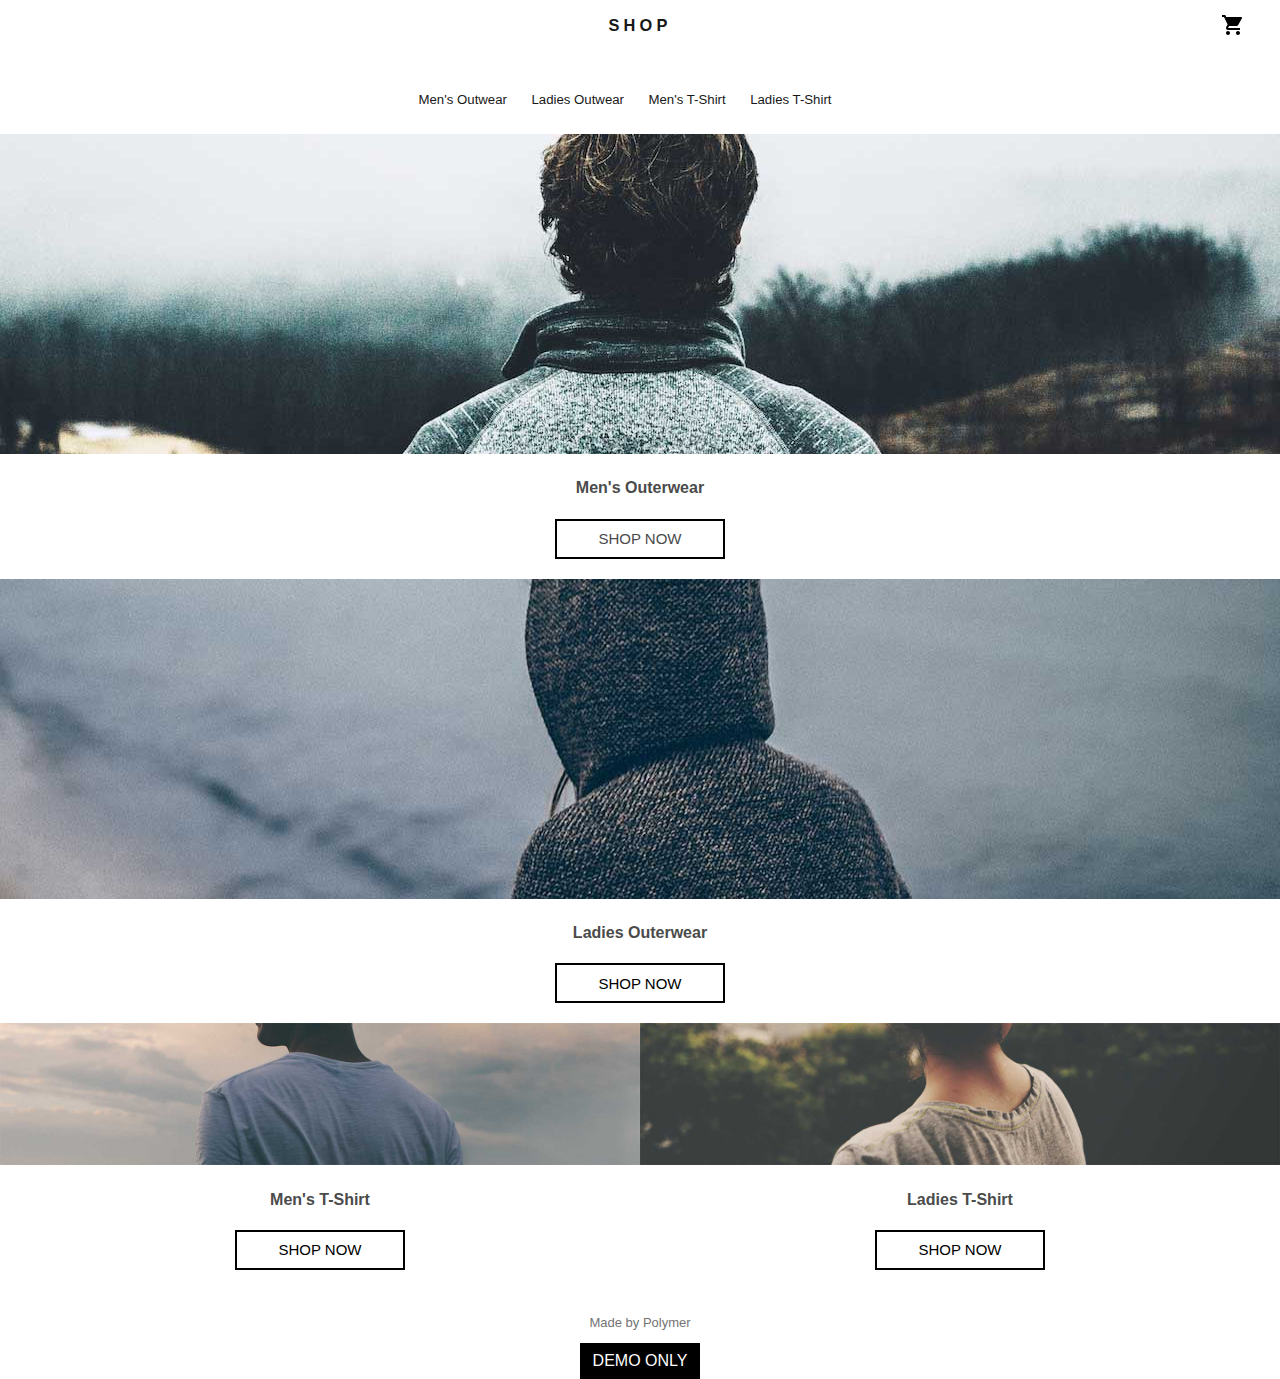
<file: index.html>
<!DOCTYPE html>
<html>

<head>
    <meta charset="utf-8" />
    <meta http-equiv="X-UA-Compatible" content="IE=edge">
    <title>Home - SHOP</title>
    <meta name="viewport" content="width=device-width, initial-scale=1">
    <link rel="stylesheet" type="text/css" media="screen" href="style.css" />
</head>

<body>
    <header>
        <div class="all-header">
            <div class="header">
                <div class="toggle">
                    <label for="toggle">&#9776;</label>
                    <input type="checkbox" id="toggle" />
                </div>
                <div class="home">
                    <h3>SHOP</h3>
                </div>
                <div class="cart">
                    <a href="cart.html">
                        <img src="./image/60992.svg">
                    </a>
                </div>
            </div>
            <div class="all-menu">
                <div class="menu">
                    <a href="mens-outerwear.html">Men's Outwear</a>
                    <a href="#ladies-outerwear">Ladies Outwear</a>
                    <a href="#mens-tshirt">Men's T-Shirt</a>
                    <a href="#ladies-tshirt">Ladies T-Shirt</a>
                </div>
            </div>
        </div>
    </header>
    <section class="mens-outerwear">
        <a href="mens-outerwear.html"><img src="./image/mens_outerwear.jpg"></a>
        <div class="container">
            <h4>Men's Outerwear</h4>
            <button class="shop-now-boutton"><a href="mens-outerwear.html">SHOP NOW</a></button>
        </div>
    </section>
    <section class="ladies-outerwear">
        <img src="./image/ladies_outerwear.jpg">
        <div class="container">
            <h4>Ladies Outerwear</h4>
            <button class="shop-now-boutton">SHOP NOW</button>
        </div>
    </section>
    <section class="tshirt">
        <section class="mens-tshirt">
            <div>
                <img src="./image/mens_tshirts.jpg">
            </div>
            <div class="container">
                <h4>Men's T-Shirt</h4>
                <button class="shop-now-boutton">SHOP NOW</button>
            </div>
        </section>
        <section class="ladies-tshirt">
            <div>
                <img src="./image/ladies_tshirts.jpg">
            </div>
            <div class="container">
                <h4>Ladies T-Shirt</h4>
                <button class="shop-now-boutton">SHOP NOW</button>
            </div>
        </section>
    </section>
    <footer>
        <div>
            <a href="#">Made by Polymer</a>
        </div>
        <div class="footer">DEMO ONLY</div>
    </footer>
</body>

</html>
</file>
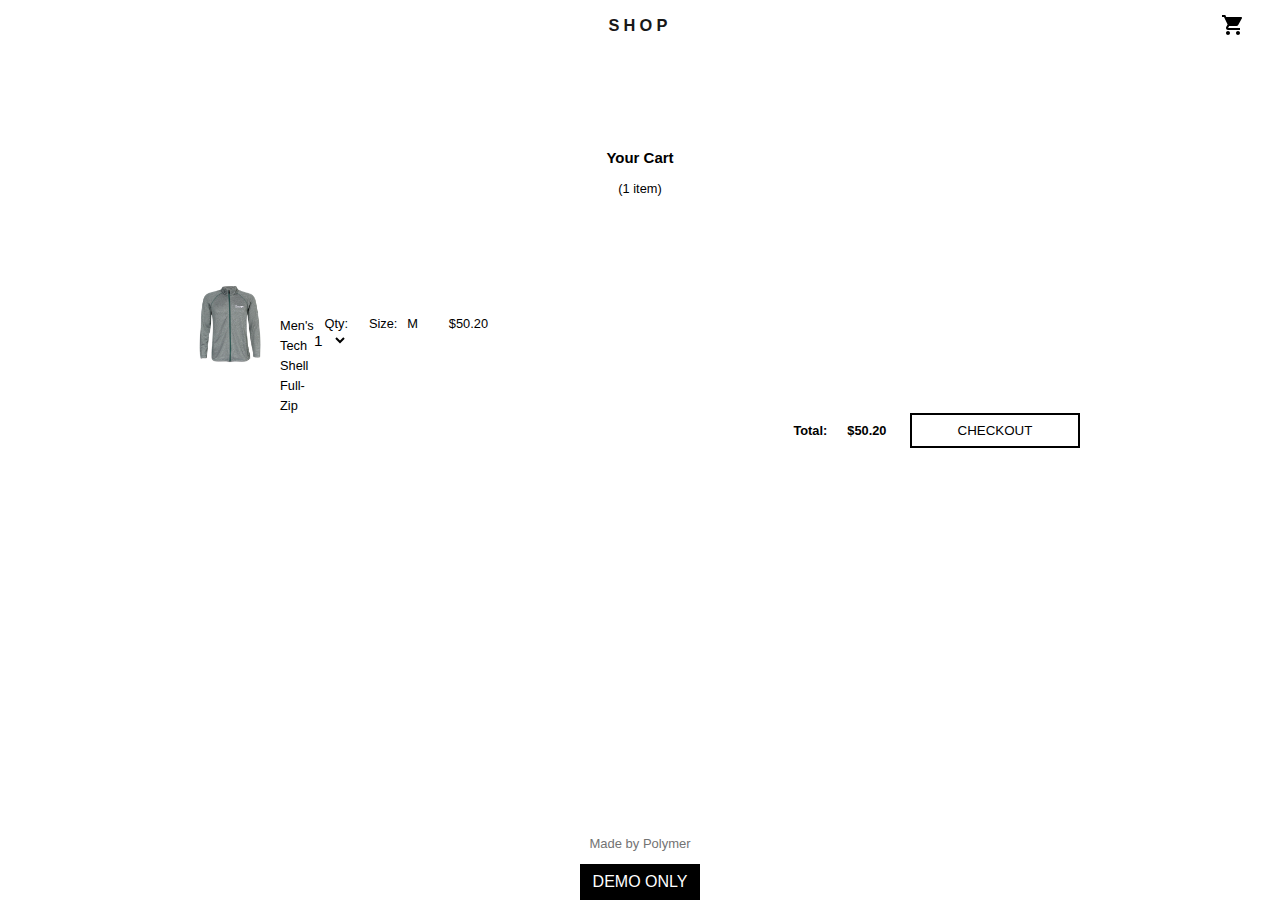
<file: cart.html>
<!DOCTYPE html>
<html>

<head>
    <meta charset="utf-8" />
    <meta http-equiv="X-UA-Compatible" content="IE=edge">
    <title>Your cart - SHOP</title>
    <meta name="viewport" content="width=device-width, initial-scale=1">
    <link rel="stylesheet" type="text/css" media="screen" href="cart.css" />
</head>

<body>
    <header>
        <div class="all-header">
            <div class="header">
                <div class="toggle">
                    <label for="toggle">&#9776;</label>
                    <input type="checkbox" id="toggle" />
                </div>
                <div class="home">
                    <a href="index.html">
                        <h3>SHOP</h3>
                    </a>
                </div>
                <div class="cart">
                    <img src="./image/60992.svg">
                </div>
            </div>
            <div class="all-menu">
                <div class="menu">
                    <a href="mens-outerwear.html">Men's Outwear</a>
                    <a href="#ladies-outerwear">Ladies Outwear</a>
                    <a href="#mens-tshirt">Men's T-Shirt</a>
                    <a href="#ladies-tshirt">Ladies T-Shirt</a>
                </div>
            </div>
        </div>
    </header>
    <section>
        <div class="cart-item">
            <div class="cart-description">
                <h3>Your Cart</h3>
                <span>(1 item)</span>
            </div>
            <div>
                <div class="all-item">
                    <a href="product-item-page.html"><img src="./image/10-15068A.jpg"></a>
                    <div class="details">
                        <div class="title">Men's Tech Shell Full-Zip</div>
                        <div class="quantity-size">
                            <div class="qunatity">
                                Qty:
                                <select class="option">
                                    <option>1</option>
                                    <option>2</option>
                                    <option>3</option>
                                    <option>4</option>
                                    <option>5</option>
                                    <option>6</option>
                                    <option>7</option>
                                    <option>8</option>
                                    <option>9</option>
                                    <option>10</option>
                                    <option>11</option>
                                    <option>12</option>
                                </select>
                            </div>
                            <div class="size">
                                Size:<span>M</span>
                            </div>
                            <div class="price">$50.20</div>
                        </div>
                    </div>
                </div>
            </div>
            <div class="total-price">
                Total:<span>$50.20</span>
                <div class="checkout-button">
                    <a href="checkout.html">
                        <button>CHECKOUT</button>
                    </a>
                </div>
            </div>
        </div>
    </section>
    <footer>
        <div>
            <a href="#">Made by Polymer</a>
        </div>
        <div class="footer">DEMO ONLY</div>
    </footer>
</body>

</html>
</file>
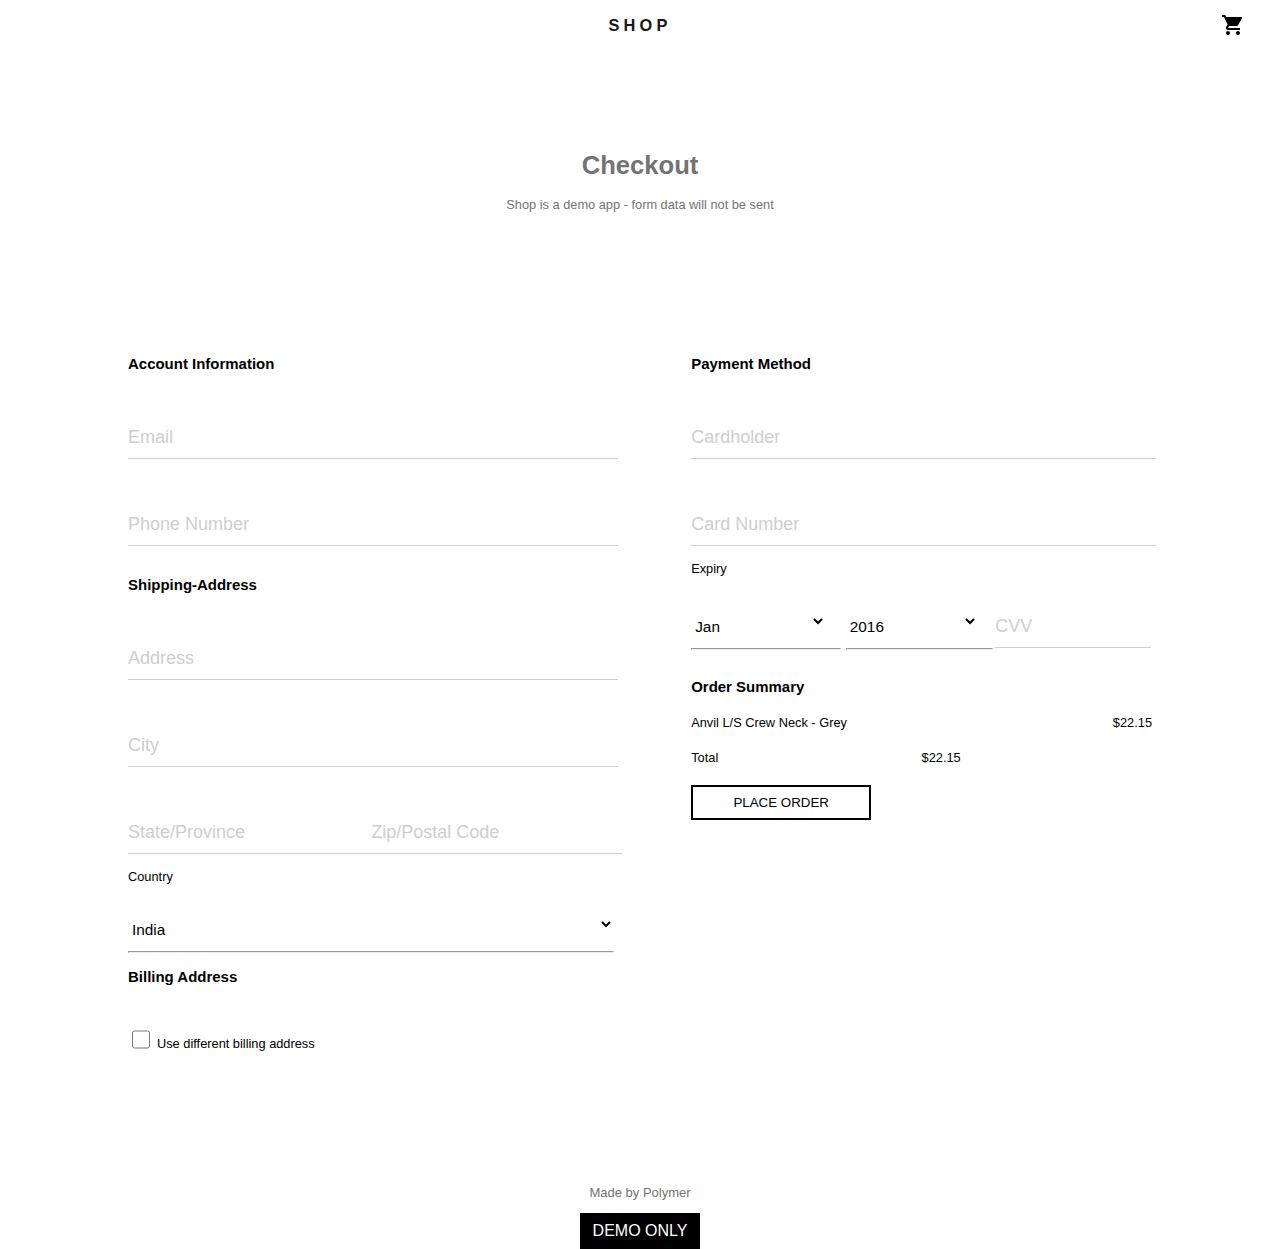
<file: checkout.html>
<!DOCTYPE html>
<html>

<head>
    <meta charset="utf-8" />
    <meta http-equiv="X-UA-Compatible" content="IE=edge">
    <title>Checkout - SHOP</title>
    <meta name="viewport" content="width=device-width, initial-scale=1">
    <link rel="stylesheet" type="text/css" media="screen" href="checkout.css" />
</head>

<body>
    <header>
        <div class="all-header">
            <div class="header">
                <div class="toggle">
                    <label for="toggle">&#9776;</label>
                    <input type="checkbox" id="toggle" />
                </div>
                <div class="home">
                    <a href="index.html">
                        <h3>SHOP</h3>
                    </a>
                </div>
                <div class="cart">
                    <a href="cart.html">
                        <img src="./image/60992.svg">
                    </a>
                </div>
            </div>
            <div class="all-menu">
                <div class="menu">
                    <a href="mens-outerwear.html">Men's Outwear</a>
                    <a href="#ladies-outerwear">Ladies Outwear</a>
                    <a href="#mens-tshirt">Men's T-Shirt</a>
                    <a href="#ladies-tshirt">Ladies T-Shirt</a>
                </div>
            </div>
        </div>
    </header>
    <section>
        <div class="heading">
            <h1>Checkout</h1>
            <span>Shop is a demo app - form data will not be sent</span>
        </div>
    </section>
    <section class="checkout-details">
        <section class="account-shipping-details">
            <form>
                <div class="account-information">
                    <h3>Account Information</h3>
                    <div class="container">
                        <input type="text" name="email" placeholder>
                        <label class="input-field">Email</label>
                        <span class="enter"></span>
                    </div>
                    <div class="container">
                        <input type="text" name="phnumber" placeholder>
                        <label class="input-field">Phone Number</label>
                        <span class="enter"></span>
                    </div>
                </div>
                <div class="shipping-address">
                    <h3>Shipping-Address</h3>
                    <div class="container">
                        <input type="text" name="address" placeholder>
                        <label class="input-field">Address</label>
                        <span class="enter"></span>
                    </div>
                    <div class="container">
                        <input type="text" name="city" placeholder>
                        <label class="input-field">City</label>
                        <span class="enter"></span>
                    </div>
                    <div class="state-zip">
                        <div class="container">
                            <input type="text" name="state" placeholder>
                            <label class="input-field">State/Province</label>
                            <span class="enter"></span>
                        </div>
                        <div id="zip" class="container">
                            <input type="text" name="zip" placeholder>
                            <label class="input-field">Zip/Postal Code</label>
                            <span class="enter"></span>
                        </div>
                    </div>
                    <div>
                        <label for="country">Country</label>
                        <select class='country'>
                            <option>India</option>
                            <option>USA</option>
                            <option>Canada</option>
                            <option>UK</option>
                        </select>
                        <hr>
                    </div>
                    <div>
                        <h3>Billing Address</h3>
                    </div>
                    <div class="billing-checkbox">
                        <input type="checkbox" name="ckeckbox">
                        <Span>Use different billing address</Span>
                    </div>
                </div>
            </form>
        </section>
        <section class="payment-details">
            <form>
                <div>
                    <h3>Payment Method</h3>
                    <div class="container">
                        <input type="text" name="name" placeholder>
                        <label class="input-field">Cardholder</label>
                        <span class="enter"></span>
                    </div>
                    <div class="container">
                        <input type="text" name="card-number" placeholder>
                        <label class="input-field">Card Number</label>
                        <span class="enter"></span>
                    </div>
                    <div class="expiry-name">
                        <label for="expiry">Expiry</label>
                    </div>
                    <div class="expiry-date">
                        <div class="expiry-month">
                            <select>
                                <option>Jan</option>
                                <option>Feb</option>
                                <option>Mar</option>
                                <option>Apr</option>
                                <option>May</option>
                                <option>Jun</option>
                                <option>Jul</option>
                                <option>Aug</option>
                                <option>Sep</option>
                                <option>Oct</option>
                                <option>Nov</option>
                                <option>Dec</option>
                            </select>
                            <hr>
                        </div>
                        <div class="expiry-year">
                            <select>
                                <option>2016</option>
                                <option>2017</option>
                                <option>2018</option>
                                <option>2019</option>
                                <option>2020</option>
                                <option>2021</option>
                                <option>2022</option>
                                <option>2023</option>
                                <option>2024</option>
                                <option>2025</option>
                                <option>2026</option>
                            </select>
                            <hr>
                        </div>
                        <div class="container">
                            <input type="text" name="cvv" placeholder>
                            <label class="input-field">CVV</label>
                            <span class="enter"></span>
                        </div>
                    </div>
                </div>
                <div class="order-summary">
                    <h3>Order Summary</h3>
                    <div class="title-price">
                        <div class="product-title"><span>Anvil L/S Crew Neck - Grey</span></div>
                        <div class="product-price"><span>$22.15</span></div>
                    </div>
                    <div class="title-price">
                        <div class="total"><span>Total</span></div>
                        <div class="price"><span>$22.15</span></div>
                    </div>
                </div>
                <div class="order-button">
                    <button>PLACE ORDER</button>
                </div>
            </form>
        </section>
    </section>
    <footer>
        <div>
            <a href="#">Made by Polymer</a>
        </div>
        <div class="footer">DEMO ONLY</div>
    </footer>
</body>

</html>
</file>
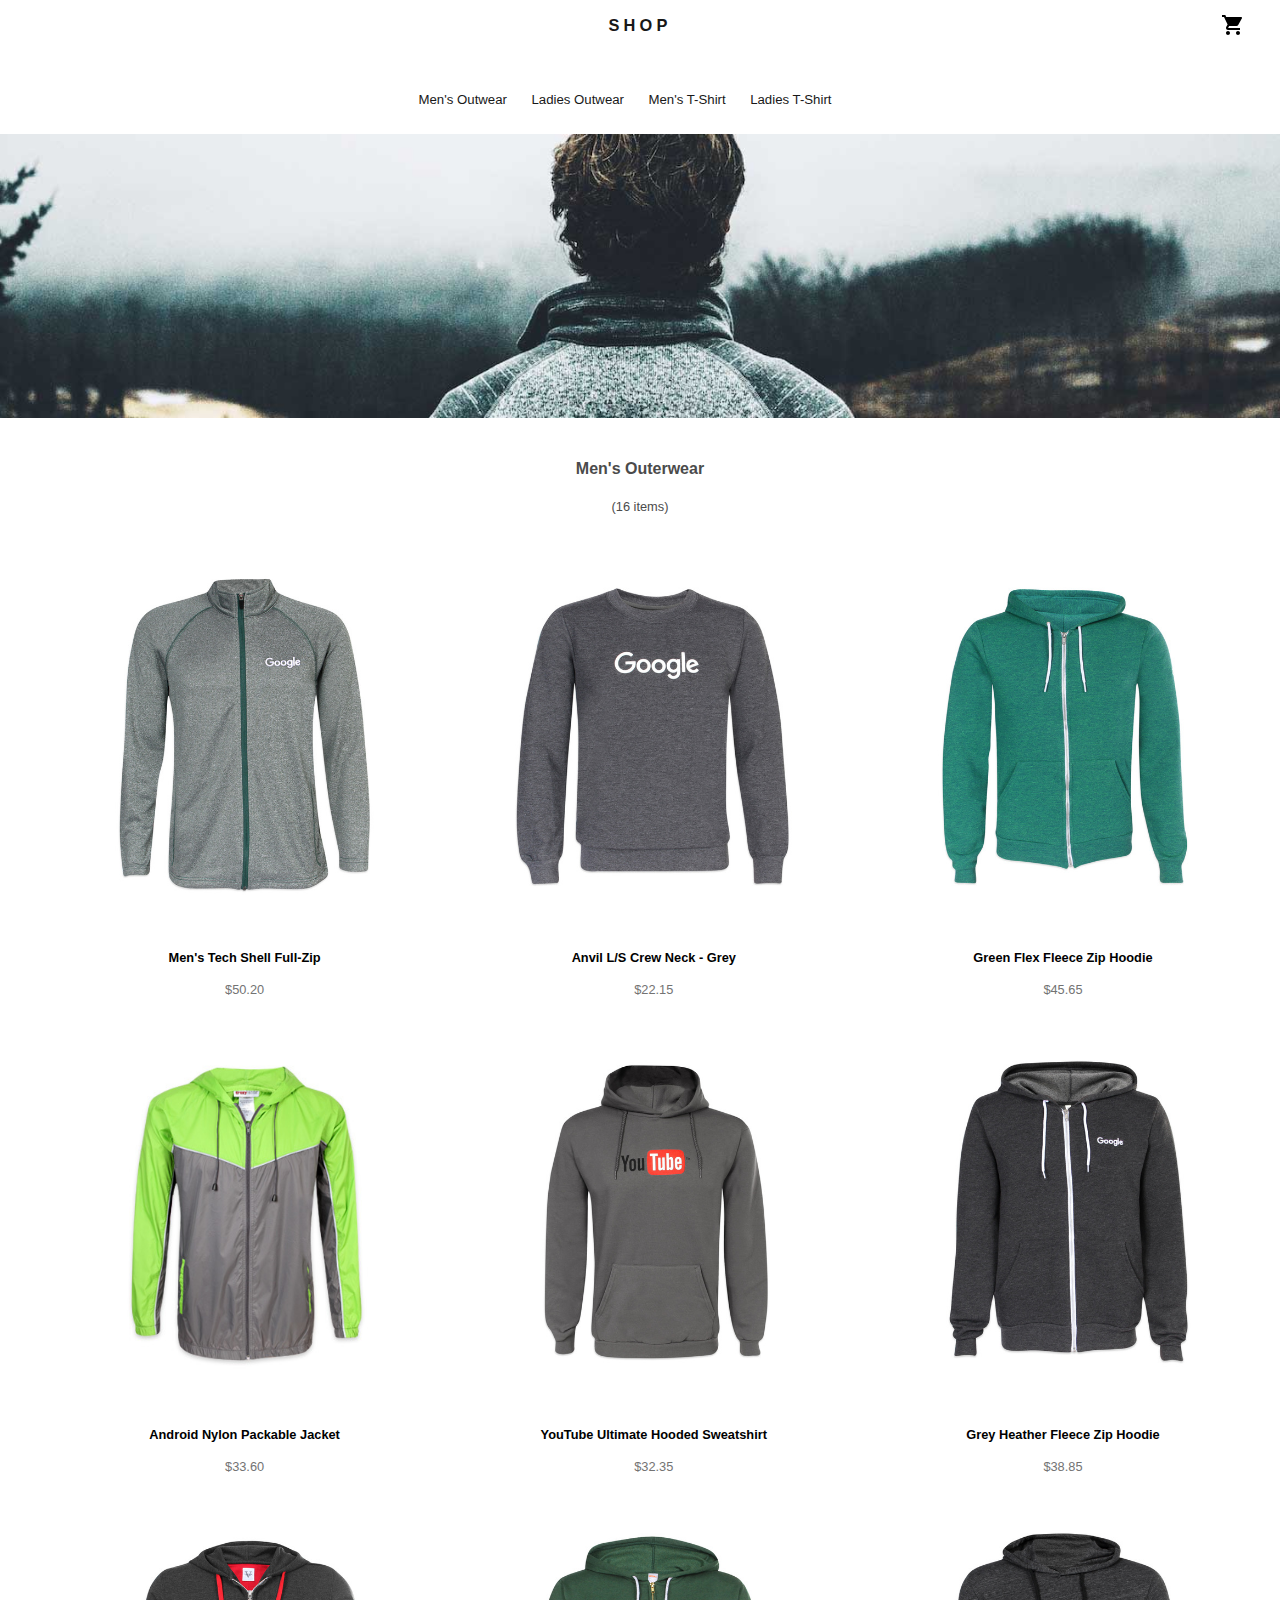
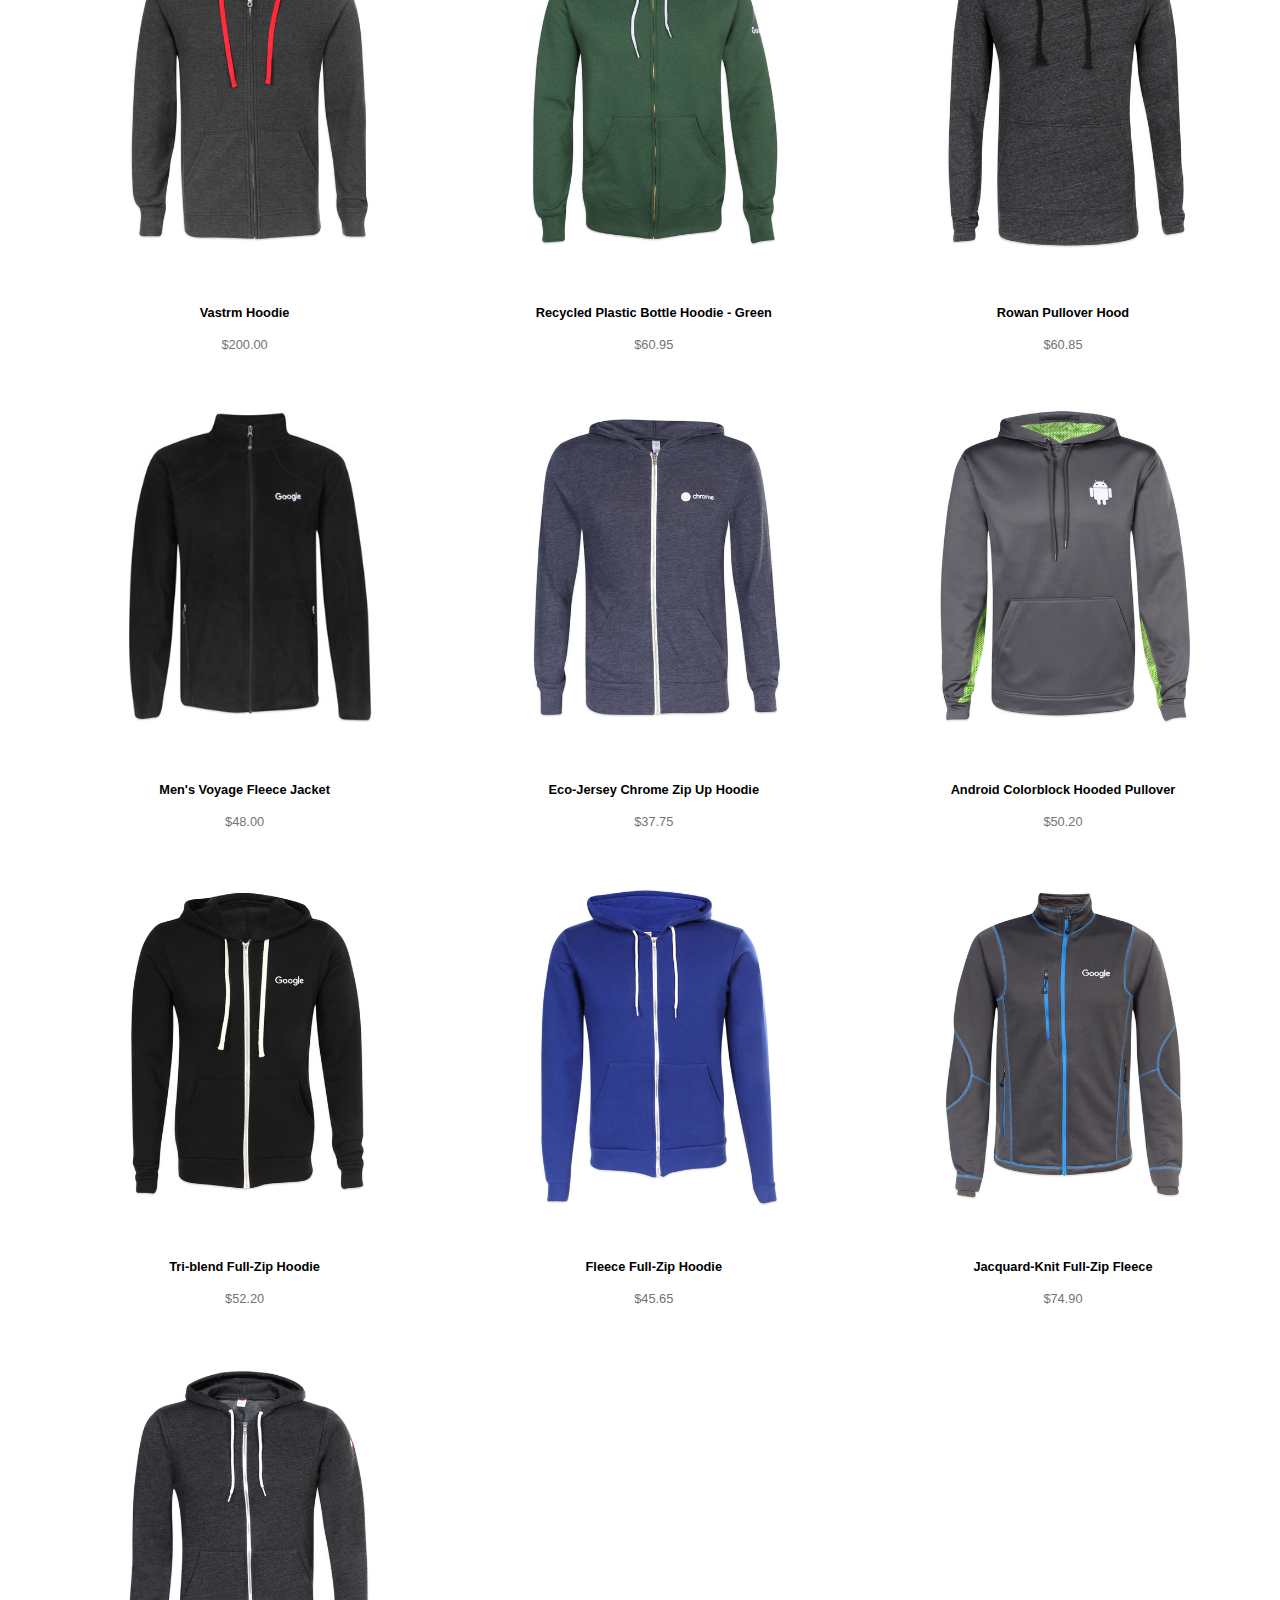
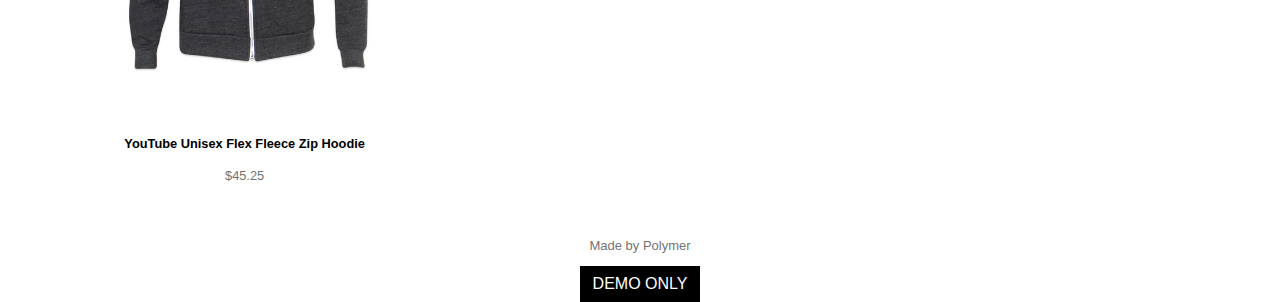
<file: mens-outerwear.html>
<!DOCTYPE html>
<html>

<head>
    <meta charset="utf-8" />
    <meta http-equiv="X-UA-Compatible" content="IE=edge">
    <title>Men's Tech Shell Full-Zip - SHOP</title>
    <meta name="viewport" content="width=device-width, initial-scale=1">
    <link rel="stylesheet" type="text/css" media="screen" href="mens-outerwear.css" />
</head>

<body>
    <header>
        <div class="all-header">
            <div class="header">
                <div class="toggle">
                    <label for="toggle">&#9776;</label>
                    <input type="checkbox" id="toggle" />
                </div>
                <div class="home">
                    <a href="index.html">
                        <h3>SHOP</h3>
                    </a>
                </div>
                <div class="cart">
                    <a href="cart.html">
                        <img src="./image/60992.svg">
                    </a>
                </div>
            </div>
            <div class="all-menu">
                <div class="menu">
                    <a href="mens-outerwear.html">Men's Outwear</a>
                    <a href="#ladies-outerwear">Ladies Outwear</a>
                    <a href="#mens-tshirt">Men's T-Shirt</a>
                    <a href="#ladies-tshirt">Ladies T-Shirt</a>
                </div>
            </div>
        </div>
    </header>
    <section class="mens-outwear">
        <div class="mens-outwear-picture">
            <img src="./image/mens_outerwear.jpg">
        </div>
    </section>
    <div class="container">
        <div class="item-heading">
            <h4>Men's Outerwear</h4>
        </div>
        <div class="total-item">
            <span>(16 items)</span>
        </div>
    </div>
    <section class="mens-outerwear-item">
        <div class="all-items">
            <ul class="item-list">
                <li>
                    <div class="product-image">
                        <a href="product-item-page.html"><img src="./image/10-15068A.jpg"></a>
                    </div>
                    <div class="product-name">
                        <h4>Men's Tech Shell Full-Zip</h4>
                    </div>
                    <div class="product-price">
                        <span>$50.20</span>
                    </div>
                </li>
                <li>
                    <div class="product-image">
                        <img src="./image/10-14154A.jpg">
                    </div>
                    <div class="product-name">
                        <h4>Anvil L/S Crew Neck - Grey</h4>
                    </div>
                    <div class="product-price">
                        <span>$22.15</span>
                    </div>
                </li>
                <li>
                    <div class="product-image">
                        <img src="./image/10-14157A.jpg">
                    </div>
                    <div class="product-name">
                        <h4>Green Flex Fleece Zip Hoodie</h4>
                    </div>
                    <div class="product-price">
                        <span>$45.65</span>
                    </div>
                </li>
                <li>
                    <div class="product-image">
                        <img src="./image/10-15041A.jpg">
                    </div>
                    <div class="product-name">
                        <h4>Android Nylon Packable Jacket</h4>
                    </div>
                    <div class="product-price">
                        <span>$33.60</span>
                    </div>
                </li>
                <li>
                    <div class="product-image">
                        <img src="./image/10-14133A.jpg">
                    </div>
                    <div class="product-name">
                        <h4>YouTube Ultimate Hooded Sweatshirt</h4>
                    </div>
                    <div class="product-price">
                        <span>$32.35</span>
                    </div>
                </li>
                <li>
                    <div class="product-image">
                        <img src="./image/10-14160A.jpg">
                    </div>
                    <div class="product-name">
                        <h4>Grey Heather Fleece Zip Hoodie</h4>
                    </div>
                    <div class="product-price">
                        <span>$38.85</span>
                    </div>
                </li>
                <li>
                    <div class="product-image">
                        <img src="./image/10-14153A.jpg">
                    </div>
                    <div class="product-name">
                        <h4>Vastrm Hoodie</h4>
                    </div>
                    <div class="product-price">
                        <span>$200.00</span>
                    </div>
                </li>
                <li>
                    <div class="product-image">
                        <img src="./image/10-14158A.jpg">
                    </div>
                    <div class="product-name">
                        <h4>Recycled Plastic Bottle Hoodie - Green</h4>
                    </div>
                    <div class="product-price">
                        <span>$60.95</span>
                    </div>
                </li>
                <li>
                    <div class="product-image">
                        <img src="./image/10-14152A.jpg">
                    </div>
                    <div class="product-name">
                        <h4>Rowan Pullover Hood</h4>
                    </div>
                    <div class="product-price">
                        <span>$60.85</span>
                    </div>
                </li>
                <li>
                    <div class="product-image">
                        <img src="./image/10-14155A.jpg">
                    </div>
                    <div class="product-name">
                        <h4>Men's Voyage Fleece Jacket</h4>
                    </div>
                    <div class="product-price">
                        <span>$48.00</span>
                    </div>
                </li>
                <li>
                    <div class="product-image">
                        <img src="./image/10-14159A.jpg">
                    </div>
                    <div class="product-name">
                        <h4>Eco-Jersey Chrome Zip Up Hoodie</h4>
                    </div>
                    <div class="product-price">
                        <span>$37.75</span>
                    </div>
                </li>
                <li>
                    <div class="product-image">
                        <img src="./image/10-14146A.jpg">
                    </div>
                    <div class="product-name">
                        <h4>Android Colorblock Hooded Pullover</h4>
                    </div>
                    <div class="product-price">
                        <span>$50.20</span>
                    </div>
                </li>
                <li>
                    <div class="product-image">
                        <img src="./image/10-14216A.jpg">
                    </div>
                    <div class="product-name">
                        <h4>Tri-blend Full-Zip Hoodie</h4>
                    </div>
                    <div class="product-price">
                        <span>$52.20</span>
                    </div>
                </li>
                <li>
                    <div class="product-image">
                        <img src="./image/10-14215A.jpg">
                    </div>
                    <div class="product-name">
                        <h4>Fleece Full-Zip Hoodie</h4>
                    </div>
                    <div class="product-price">
                        <span>$45.65</span>
                    </div>
                </li>
                <li>
                    <div class="product-image">
                        <img src="./image/10-14217A.jpg">
                    </div>
                    <div class="product-name">
                        <h4>Jacquard-Knit Full-Zip Fleece</h4>
                    </div>
                    <div class="product-price">
                        <span>$74.90</span>
                    </div>
                </li>
                <li>
                    <div class="product-image">
                        <img src="./image/10-15103A.jpg">
                    </div>
                    <div class="product-name">
                        <h4>YouTube Unisex Flex Fleece Zip Hoodie</h4>
                    </div>
                    <div class="product-price">
                        <span>$45.25</span>
                    </div>
                </li>
            </ul>
        </div>
    </section>
    <footer>
        <div>
            <a href="#">Made by Polymer</a>
        </div>
        <div class="footer">DEMO ONLY</div>
    </footer>
</body>

</html>
</file>
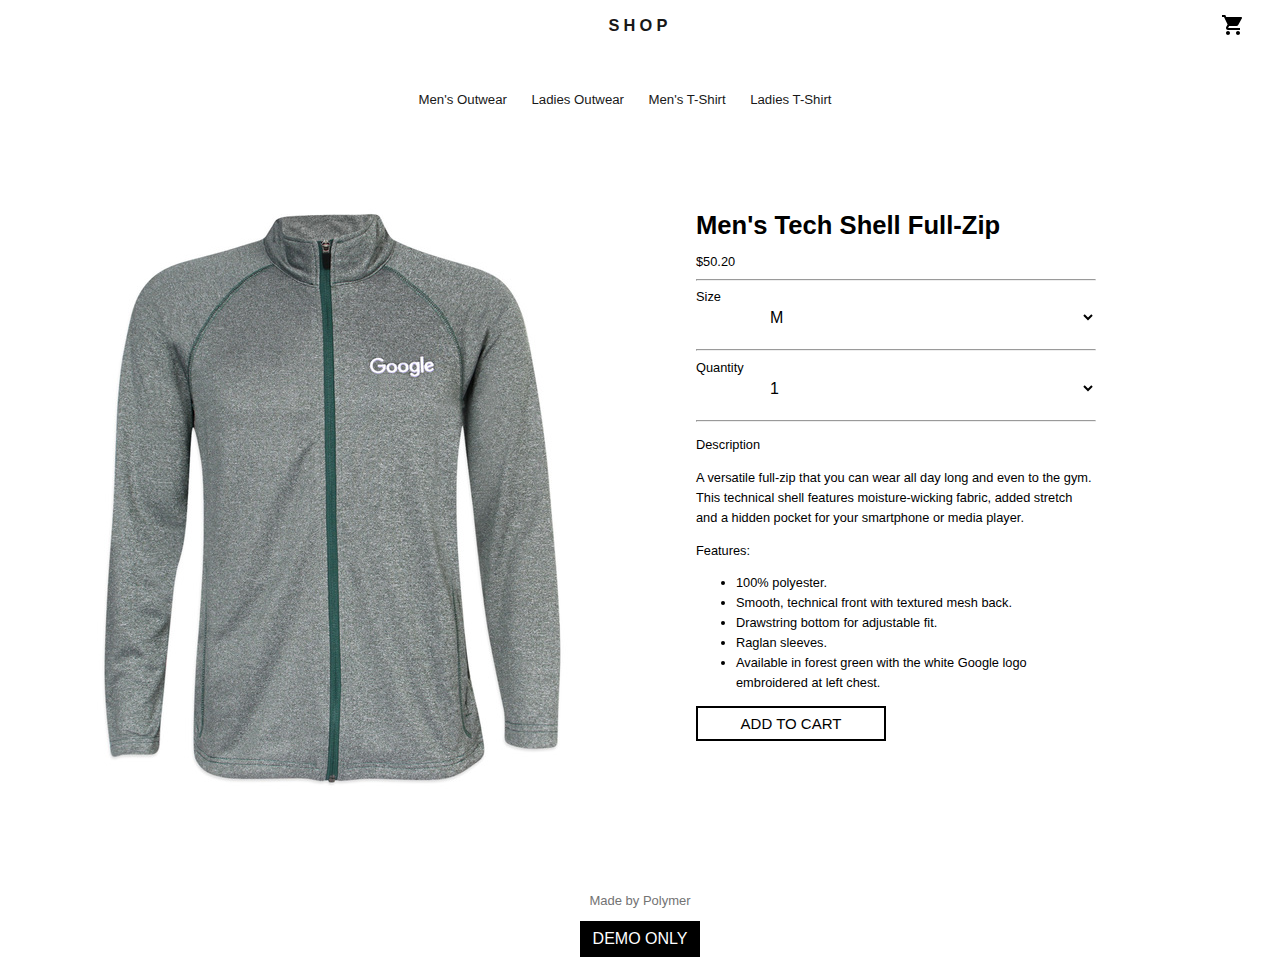
<file: product-item-page.html>
<!DOCTYPE html>
<html>

<head>
    <meta charset="utf-8" />
    <meta http-equiv="X-UA-Compatible" content="IE=edge">
    <title>Men's Tech Shell Full-Zip - SHOP</title>
    <meta name="viewport" content="width=device-width, initial-scale=1">
    <link rel="stylesheet" type="text/css" media="screen" href="Product-item.css" />
</head>

<body>
    <header>
        <div class="all-header">
            <div class="header">
                <div class="toggle">
                    <label for="toggle">&#9776;</label>
                    <input type="checkbox" id="toggle" />
                </div>
                <div class="home">
                    <a href="index.html">
                        <h3>SHOP</h3>
                    </a>
                </div>
                <div class="cart">
                    <a href="cart.html">
                        <img src="./image/60992.svg">
                    </a>
                </div>
            </div>
            <div class="all-menu">
                <div class="menu">
                    <a href="mens-outerwear.html">Men's Outwear</a>
                    <a href="#ladies-outerwear">Ladies Outwear</a>
                    <a href="#mens-tshirt">Men's T-Shirt</a>
                    <a href="#ladies-tshirt">Ladies T-Shirt</a>
                </div>
            </div>
        </div>
    </header>
    <section id="item-details">
        <div class="item-details">
            <div class="item">
                <img src="./image/10-15068A.jpg">
            </div>
            <div class="product-details">
                <div class="all-details">
                    <h1>Men's Tech Shell Full-Zip</h1>
                    <div class="product-price">$50.20</div>
                    <div class="size-quantity">
                        <hr>
                        <div class="all-product-size">
                            <label for="product-size">Size</label>
                            <select class="product-size">
                                <option value="xs">XS</option>
                                <option value="s">S</option>
                                <option value="m" selected>M</option>
                                <option value="l">L</option>
                                <option value="xl">XL</option>
                            </select>
                        </div>
                        <hr>
                        <div>
                            <label for="-product-quantity">Quantity</label>
                            <select class="product-quantity">
                                <option value="1" selected>1</option>
                                <option value="2">2</option>
                                <option value="3">3</option>
                                <option value="4">4</option>
                                <option value="5">5</option>
                            </select>
                        </div>
                        <hr>
                    </div>
                    <div>
                        <p class="description-head">Description</p>
                        <p class="description">A versatile full-zip that you can wear all day long and even to the gym.
                            This technical shell features moisture-wicking fabric,
                            added stretch and a hidden pocket for your smartphone or media player.</p>
                    </div>
                    <div class="features">
                        <p>Features:</p>
                        <ul>
                            <li>100% polyester.</li>
                            <li>Smooth, technical front with textured mesh back.</li>
                            <li>Drawstring bottom for adjustable fit.</li>
                            <li>Raglan sleeves.</li>
                            <li>Available in forest green with the white Google logo embroidered at left chest.</li>
                        </ul>
                    </div>
                    <div class="add-to-cart">
                        <a href="./cart.html"><button>ADD TO CART</button></a>
                    </div>
                </div>
            </div>
        </div>
    </section>
    <footer>
        <div>
            <a href="#">Made by Polymer</a>
        </div>
        <div class="footer">DEMO ONLY</div>
    </footer>
</body>

</html>
</file>
<file: style.css>
html,body{
    width: 100%;
    height: 100%;
    margin: 0;
    font-family:"Helvetica reue", sans-serif
}
.header{
    display: flex;
    height: 64px;
    padding: 0 16px;
}
.toggle{
    display: block;
    position: relative;
    flex: 1;
    float: left;
    margin-top: 15px;
}
.cart{
    display: block;
    margin-top: 15px;
    flex: 1;
    float: right;
    position: relative;
}
.cart img{
    width: 20px;
    height: 20px;
   margin-left: 90%;
}
.home{
    display: block;
    position: relative;
    flex: 1;
    text-align: center;
    font-size: 14px;
    letter-spacing: .3em;
    color:#181818;
}
.all-menu{
    display: block;
    height: 70px;
    line-height: 70px;
}
.menu {
    text-align: center;
    margin: 0 30px 0 0;
}
.menu a{
    text-decoration: none;
    color:#181818;
    margin: 0 10px;
    line-height: 70px;
    font-size: .35cm;
}
label{
    margin: 0  0 0 40px;
    display: none;
}
#toggle{
    display: none;
}
.container{
    text-align: center;
    padding: 0 0 20px 0;
    color: #4B4B4B;
   
}
.shop-now-boutton{
    width: 170px;
    height: 40px;
    background-color: white;
    display:inline-block;
    border: 2px solid black;
    font-size: 15px;
    padding: 5px;
    
}
.container a{
    text-decoration: none;
    color: #4B4B4B;
}

.mens-outerwear img, .ladies-outerwear img{
    max-width: 100%;
    height: 320px;
    overflow: hidden;
    opacity: 1;
    object-fit:cover;
    object-position: center;
}
.mens-outerwear{
    text-decoration: none;
}
.tshirt{
    display: flex;
}
.mens-tshirt, .ladies-tshirt{
    flex: 1;
    position: relative;
}
.mens-tshirt img, .ladies-tshirt img{
max-width: 100%;
height: 100%;
opacity: 1;
object-fit:cover;
object-position: center; 
}
.item-heading{
    font-size: 1em;
    padding-top: 20px;
}
footer{
    position: relative;
    left: 0;
    right: 0;
    bottom: 0;
    text-align: center;
    margin-top: 20px;
    line-height: 24px;
}
footer a{
    text-decoration: none;
    display:inline-block;
    position: relative;
    font-size: 13px;
    color: #737373
}
.footer{
    box-sizing: border-box;
    padding: 6px;
    width: 120px;
    margin: 8px auto 0;
    color: white;
    background-color: black;
    display:inline-block;
}
@media only screen and (max-width: 600px)
{
    label{
        display: block;
        cursor: pointer;
    }
    .menu{
        text-align: center;
       width: 100%;
    }
    .menu a{
        display: none;
        border-bottom: 1px solid #eaeaeb;
        margin: 0;
    }
    #toggle:checked + .menu {
        display: block;
    }
    .header{
       margin-bottom: 10px;
    }
    .all-menu{
        height: 0;
    }
    .mens-outerwear img, .ladies-outerwear img{
        height: 240px;
    }
    .mens-tshirt img, .ladies-tshirt img{
        height: 240px;
    }
}
</file>
<file: cart.css>
html,body{
    width: 100%;
    height: 100%;
    margin: 0;
    font-family:"Helvetica reue", sans-serif
}
.header{
    display: flex;
    height: 64px;
    padding: 0 16px;
}
.toggle{
    display: block;
    position: relative;
    flex: 1;
    float: left;
    margin-top: 15px;
}
.cart{
    display: block;
    margin-top: 15px;
    flex: 1;
    float: right;
    position: relative;
}
.cart img{
    width: 20px;
    height: 20px;
   margin-left: 90%;
}
.home{
    display: block;
    position: relative;
    flex: 1;
    text-align: center;
    font-size: 14px;
    letter-spacing: .3em;
}
.home a{
    text-decoration: none;
    color: #181818
}
.all-menu{
    display: block;
    height: 70px;
    line-height: 70px;
}
.menu {
    text-align: center;
    margin: 0 30px 0 0;
    display: none;
}
.menu a{
    text-decoration: none;
    color:#181818;
    margin: 0 10px;
    line-height: 70px;
    font-size: .35cm;
}
label{
    margin: 0  0 0 40px;
    display: none;
}
#toggle{
    display: none;
}
footer{
    position: absolute;
    left: 0;
    right: 0;
    bottom: 0;
    text-align: center;
    margin-top: 20px;
    line-height: 24px;
}
footer a{
    text-decoration: none;
    display:inline-block;
    position: relative;
    font-size: 13px;
    color: #737373
}
.footer{
    box-sizing: border-box;
    padding: 6px;
    width: 120px;
    margin: 8px auto 0;
    color: white;
    background-color: black;
    display:inline-block;
    position: relative;
}
.cart-item{
    display: grid;
    grid-template-rows: 32% 60% 20%;
    font-size: .8em;
    margin: 0 auto;
    padding: 0 24px 48px 24px;
    max-width: 900px;
    overflow: hidden;
}
.cart-description{
    text-align: center;
}
.all-item{
    display: flex;
    margin: 40px 0;
}
.all-item img{
    width: 80px;
    height:80px;
    margin-top:20px; 
}
.details{
    flex: 4;
    display: -webkit-inline-box;
   position: relative;
   margin-top: 26px;
   margin-right: 30px;
   margin-left: 10px;
   height: 20px; 
}
.title{
    flex:1;
    float: left;
    position: relative;
    margin-top: 26px;
    margin-right: 30px;
    width: calc(100% - 328px);
    line-height: 20px;
    font-weight: 500;
    
}
.quantity-size{
    flex: 1;
    display: flex;
    margin-top: 26px;
    text-align: right;
    justify-content: space-around;  
}
.quantity, .size, .price{
    display: inline-block;
    white-space: nowrap;
}
.quantity{
    width: 160px;
    min-width: 80px;
}
.option{
    border: none;
    outline: none;
    background: white;
    font-size: 1.2em;
}
.price{
    min-width: 70px;
    width: 100px;
}
.size{
    
   min-width: 70px;
   width: 144px;
}
.size span{
    margin-left: 10px;
}
.checkout-button{
    display: inline-block;
}
.total-price{
    position: relative;
   text-align: right;
   font-weight: bold;
   margin-right: 10px;
   align-self: self-end;
}
.total-price button{
    width: 170px;
    height: 35px;
    border: 2px solid black;
    background: white;
}
.total-price span{
    margin: 0 20px;
    font-weight: 600; 
}
@media only screen and (max-width: 600px)
{
    .toggle label{
        display: block;
        cursor: pointer;
    }
    .all-menu{
        height: 0;
    }
    .menu{
        text-align: center;
       width: 100%;
    }
    .menu a{
        display: none;
        border-bottom: 1px solid #eaeaeb;
        margin: 0;
    }
    #toggle:checked + .menu {
        display: block;
    }
    .header{
       margin-bottom: 10px;
    }
    .details{
        flex: 4;
        display: block;
       position: relative;
       margin: 10px 10px 0 0;
    }
    .title{
        margin-top: 36px;
        margin-right: 0;
        margin-left: 20px;
        width: calc(100% - 245px);
        min-width: 170px;
    }
    footer{
        display: none;
    }
    .quantity-size{
        margin:80px 10px 0 0;
       
    }
    .quantity, .size, .price{
        text-align: right;
        width: auto;
    }
    .quantity{
        width: 0;
        min-width: 60px;
        margin-bottom: 20px;
    }
    .price{
        min-width: 50px;
        width: 0;
    }
    .size{
        
       min-width: 50px;
       width: 0;
    }
    .checkout-button button{
        width: 100%;
        background: #180733;
        outline: none;
        border: none;
        color: white;
        height: 64px;
        bottom: 0;
        position: fixed;
        left: 0;
        right: 0;
    }
    .checkout-button{
        width: 100%;
    }
}
</file>
<file: checkout.css>
html,body{
    width: 100%;
    height: 100%;
    margin: 0;
    font-family:"Helvetica reue", sans-serif
}
.header{
    display: flex;
    height: 64px;
    padding: 0 16px;
}
.toggle{
    display: block;
    position: relative;
    flex: 1;
    float: left;
    margin-top: 15px;
}
.cart{
    display: block;
    margin-top: 15px;
    flex: 1;
    float: right;
    position: relative;
}
.cart img{
    width: 20px;
    height: 20px;
   margin-left: 90%;
}
.home{
    display: block;
    position: relative;
    flex: 1;
    text-align: center;
    font-size: 14px;
    letter-spacing: .3em;
}
.home a{
    text-decoration: none;
    color: #181818
}
.all-menu{
    display: block;
    height: 70px;
    line-height: 70px;
}
.menu {
    text-align: center;
    margin: 0 30px 0 0;
    display: none;
}
.menu a{
    text-decoration: none;
    color:#181818;
    margin: 0 10px;
    line-height: 70px;
    font-size: .35cm;
}
.toggle label{
    margin: 0  0 0 40px;
    display: none;
}
#toggle{
    display: none;
}
.heading{
    text-align: center;
    font-size: .8em;
    color: #737373;
}
.checkout-details{
    display: grid;
    margin: 10em;;
    grid-template-columns: 50% 50%;
    font-size: .8em;
}
/* animation */
.container{
    position:relative;
}
input, select{ 
    padding-top:10px; 
    margin-top: 20px;
    outline: none;
    border: 0;
    border-bottom: 1px solid #cecece;
    height: 40px;
    width: 100%;
  }
  .enter{
    margin-top: 30px;
    margin-left: 1px;
    transition: all ease 0.5s;
    width: 18.3%;
    transform: scaleX(1)
  
  }
  input[type=text]:focus~.enter {
    background-color: #0F1F7A;
    position: absolute;
    content: ' ';
    height: 1px;
    right: 45%;
    top: 42px;
    transform: scaleX(5)
  
  }
  input[type=text]:focus~.input-field {
    display:block;
    color: black;
    top: 10px;
    font-size: 14px;
  }
  .input-field{
        position:absolute;
        left: 0%;
        top: 40px;
        font-size: 18px;
        font-weight: 200;
        color: #cecece;
        transition: all 0.5s ease;
        pointer-events: none;
  }
  /* .checkout-details hr:focus{
    border-bottom: 2px solid black;
   
  } */
  
/*  */
.account-shipping-details{
    margin-right: 2em;
}
.state-zip{
    display: grid;
    grid-template-columns: 50% 50%;
}
#zip input{
    margin-left: .25em
}
.country{
    outline: none;
   border:none;
   background: white;
}
.billing-checkbox{
    display:inline-block;
}
.billing-checkbox input{
    width:  1.2em;
    height: 1.2em;
    margin-top: 2em;
    position: relative;
}
.expiry-name label{
    top:10px; 
}
.expiry-date{
    display: grid;
    grid-template-columns: 33% 33% 33%;
}
.expiry-month, .expiry-year{
    margin-top: 5px;
    color: #0F1F7A;
}
.expiry-month hr, .expiry-year hr{
    color:#C2C2C2;
}
.expiry-month{
    margin-right: 2.5px;
    color: #181818
}
.expiry-year{
    margin:5px 2.5px 0;
}
.expiry-date select{
    width: 90%;
    outline: none;
    border:none;
    background: white;
}
.payment-details{
    margin-left: 4em;

}
.title-price{
    display: grid;
    grid-template-columns: 50% 50%;
    margin: 20px 0;
}
.product-title{
    float: left;
}
.product-price{
   text-align: end;
}
.order-button button{
    width: 180px;
    height: 35px;
    background: white;
    border: 2px solid black;
}
.checkout-details input, select{
    font-size: 1.2em;
}
footer{
    position: relative;
    left: 0;
    right: 0;
    bottom: 0;
    text-align: center;
    margin-top: 20px;
    line-height: 24px;
    bottom: 0;
}
footer a{
    text-decoration: none;
    display:inline-block;
    position: relative;
    font-size: 13px;
    color: #737373
}
.footer{
    box-sizing: border-box;
    padding: 6px;
    width: 120px;
    margin: 8px auto 0;
    color: white;
    background-color: black;
    display:inline-block;
}
@media only screen and (max-width: 700px){
     .toggle label{
        display: block;
        cursor:pointer;
        margin-left: 10px;
    }
    .menu{
        text-align: center;
       width: 100%;
    }
    .menu a{
        display: block;
        border-bottom: 1px solid #eaeaeb;
        margin: 0;
    }
    .all-menu{
        height: 0;
    }
    #toggle:checked + .menu {
        display: block;
    }
    .header{
       margin-bottom: 10px;
    }
    .checkout-details{
        grid-template-rows: 50% 50%;
        grid-template-columns: none;
        margin: 0 2em;
    }
    .payment-details{
        margin-left: 0; 
        position: relative;
    }
    .account-shipping-details{
        margin-right: 0;
    }
    .order-button button{
        width: 100%;
        background: #180733;
        outline: none;
        border: none;
        color: white;
        height: 64px;
        bottom: 0;
        position: fixed;
        left: 0;
    }
    .order-button{
        width: 100%;
        position: relative;
        margin-top: 350px;
    }
    footer{
        display: none;
    }
    
}
</file>
<file: mens-outerwear.css>
html,body{
    width: 100%;
    height: 100%;
    margin: 0;
    font-family:"Helvetica reue", sans-serif
}
.header{
    display: flex;
    height: 64px;
    padding: 0 16px;
}
.toggle{
    display: block;
    position: relative;
    flex: 1;
    float: left;
    margin-top: 15px;
}
.cart{
    display: block;
    margin-top: 15px;
    flex: 1;
    float: right;
    position: relative;
}
.cart img{
    width: 20px;
    height: 20px;
   margin-left: 90%;
}
.home{
    display: block;
    position: relative;
    flex: 1;
    text-align: center;
    font-size: 14px;
    letter-spacing: .3em;
}
.all-menu{
    display: block;
    height: 70px;
    line-height: 70px;
    
}
.menu {
    text-align: center;
    margin: 0 30px 0 0;
}
.menu a{
    text-decoration: none;
    color:#181818;
    margin: 0 10px;
    line-height: 70px;
    font-size: .35cm;
}
label{
    margin: 0  0 0 40px;
    display: none;
}
#toggle{
    display: none;
}
.container{
    text-align: center;
    padding: 0 0 20px 0;
    color: #4B4B4B;
   
}
.container button{
    background-color: white;
    display:inline-block;
    border: 2px solid black;
    font-size: .5cm;
    padding: 5px;
    
}
.container a{
    text-decoration: none;
    color: #4B4B4B;
}
.item-heading{
    font-size: 1em;
    padding-top: 20px;
}
.mens-outwear-picture{
    display: flex;
}
.mens-outwear-picture img{
max-width: 100%;
max-height: 100%;
opacity: 1;
object-fit:cover;
object-position: center; 
}  
.home a{
    text-decoration: none;
    color: #181818
}
.mens-outerwear-items{
    padding: 0;
}
.item-list{

    display: grid;
    grid-template-columns:33% 33% 33%;
    grid-template-rows:auto;
    flex-direction: column;
    text-decoration: none;
    text-align: center;
    list-style-type: none;
}
.item-list li{
    position: relative;
    margin: 10px 40px;
}
.product-name{
    font-weight: bold;
    font-size: .8em;
    margin-bottom: 5px;
    padding-top: 20px;
}
.product-price{
font-size: .8em;
padding-bottom: 20px;
color:#737373;
}
.product-image{
    padding: 10px 0 10px 0;
}
.product-image img{
    margin: 0 auto;
    width: 100%;
}
.total-item{
    font-size: .8em;
}
.mens-outerwear-items{
    margin: 0 10px 32px 10px;
    padding: 0;
}
footer{
    position: relative;
    left: 0;
    right: 0;
    bottom: 0;
    text-align: center;
    margin-top: 20px;
    line-height: 24px;
}
footer a{
    text-decoration: none;
    display:inline-block;
    position: relative;
    font-size: 13px;
    color: #737373
}
.footer{
    box-sizing: border-box;
    padding: 6px;
    width: 120px;
    margin: 8px auto 0;
    color: white;
    background-color: black;
    display:inline-block;
}
@media only screen and (max-width: 600px)
{
    label{
        display: block;
        cursor: pointer;
    }
    .menu{
        text-align: center;
       width: 100%;
    }
    .menu a{
        display: none;
        border-bottom: 1px solid #eaeaeb;
        margin: 0;
    }
    #toggle:checked + .menu {
        display: block;
    }
    .all-menu{
        height: 0;
    }    
}
@media only screen and (max-width:600px){
    
    .mens-outwear-picture{
     display: none;
    }
    .mens-outwear-picture img{
        height: 240px;
    }
}
@media only screen and (max-width: 600px)
{
    .item-list img {
        width:100%;
       
    }
    .item-list li{
        position: relative;
    }
    .item-list{

        display: grid;
        grid-template-columns:50% 50%;
        grid-template-rows:auto;
        flex-direction: column;
    }
    .product-name{
        font-weight: bold;
        font-size: .8em;
        margin-bottom: 5px;
        padding-top: 10px;
    }
    .product-price{
    font-size: .8em;
    padding-bottom: 10px;
    }
    .item-heading{
        font-size: 1em;
        padding-top: 0;
    }
    
}
</file>
<file: Product-item.css>
html,body{
    width: 100%;
    height: 100%;
    margin: 0;
    font-family:"Helvetica reue", sans-serif
}
.header{
    display: flex;
    height: 64px;
    padding: 0 16px;
}
.toggle{
    display: block;
    position: relative;
    flex: 1;
    float: left;
    margin-top: 15px;
}
.cart{
    display: block;
    margin-top: 15px;
    flex: 1;
    float: right;
    position: relative;
}
.cart img{
    width: 20px;
    height: 20px;
    margin-left: 90%;
}
.home{
    display: block;
    position: relative;
    flex: 1;
    text-align: center;
    font-size: 14px;
    letter-spacing: .3em;
    color:#181818;
}
.all-menu{
    display: block;
    height: 70px;
    line-height: 70px;
}
.menu {
    text-align: center;
    margin: 0 30px 0 0;
}
.menu a{
    text-decoration: none;
    color:#181818;
    margin: 0 10px;
    line-height: 70px;
    font-size: .35cm;
}
.toggle label{
    margin: 0  0 0 40px;
    display: none;
}
#toggle{
    display: none;
}
.header a{
    text-decoration: none;
    color: #181818;
    
}
.all-product-size{
    position: relative;
    overflow: hidden;
}
.product-size label{
    margin-top: 10px;
    position: absolute;
    left: 0;
    line-height: 16px;
    pointer-events: none;
}
.product-size{
    position: relative;
    width: 100%;
    background-color: transparent;
    border: none;
    outline: none;
    font-size: 16px;
    margin-top: -15px;
    padding: 16px 24px 16px 70px;
}
.product-size option{
    margin-left: 40px;
}
.product-quantity label{
    position: absolute;
    left: 0;
    line-height: 16px;
    pointer-events: none;
}
.product-quantity{
    position: relative;
    width: 100%;
    font-size: 16px;
    margin-top: -15px;
    padding: 16px 24px 16px 70px;
    background-color: transparent;
    border: none;
    outline: none;
}
.item-details{
    display: flex;
    font-size: .8em;
    line-height: 20px;
}
.item{
    flex: 1;
    display: block;
    margin: 64px 32px;
    width: 50%;
    position: relative;
    max-width: 600px;
    background-size: cover;
    justify-content: center;
    align-items: center;
}
.item img{
    margin: 0 auto;
    width: 100%;
    max-height: 100%;
    opacity: 1;
    object-fit:cover;
    object-position: center;
}
.product-details{
    flex: 1;
    max-width: 400px;
    margin: 64px 32px;
    width: 50%;
}
.product-size{
    position:relative;
    left: 0;
}

footer{
    position: relative;
    left: 0;
    right: 0;
    bottom: 0;
    text-align: center;
    margin-top: 20px;
    line-height: 24px;
}
footer a{
    text-decoration: none;
    display:inline-block;
    position: relative;
    font-size: 13px;
    color: #737373
}
.footer{
    box-sizing: border-box;
    padding: 6px;
    width: 120px;
    margin: 8px auto 0;
    color: white;
    background-color: black;
    display:inline-block;
}
.add-to-cart button{
    width: 190px;
    height: 35px;
    background-color: white;
    display:inline-block;
    border: 2px solid black;
    font-size: 15px;
    padding: 5px;
}
@media only screen and (max-width: 600px)
{
    .toggle label{
        display: block;
        cursor: pointer;
    }
    .menu{
        text-align: center;
       width: 100%;
    }
    .menu a{
        display: none;
        border-bottom: 1px solid #eaeaeb;
        margin: 0;
    }
    .all-menu{
        height: 0;
    }
    #toggle:checked + .menu {
        display: block;
    }
    .header{
       margin-bottom: 10px;
    }
    .item-details{
        display: block;
        grid-template-rows: 100%;
        justify-content: center;
        text-align: start;
    }
    .item{
        width: 100%;
        margin: 0;
    }
    .item img{
        width: 100%;
    }
    .product-details{
        font-size: 100%;
        width: 100%;
        position: relative;
        max-width: none;
        margin: 0;
    }
    .all-details{
        margin:64px 20px;

    }
    .add-to-cart button{
        width: 100%;
        background: #180733;
        outline: none;
        border: none;
        color: white;
        height: 64px;
        bottom: 0;
        left: 0;
        position: fixed;
    }
    .add-to-cart{
        width: 100%;
    }
    footer{
        display: none;
    }
}
</file>
